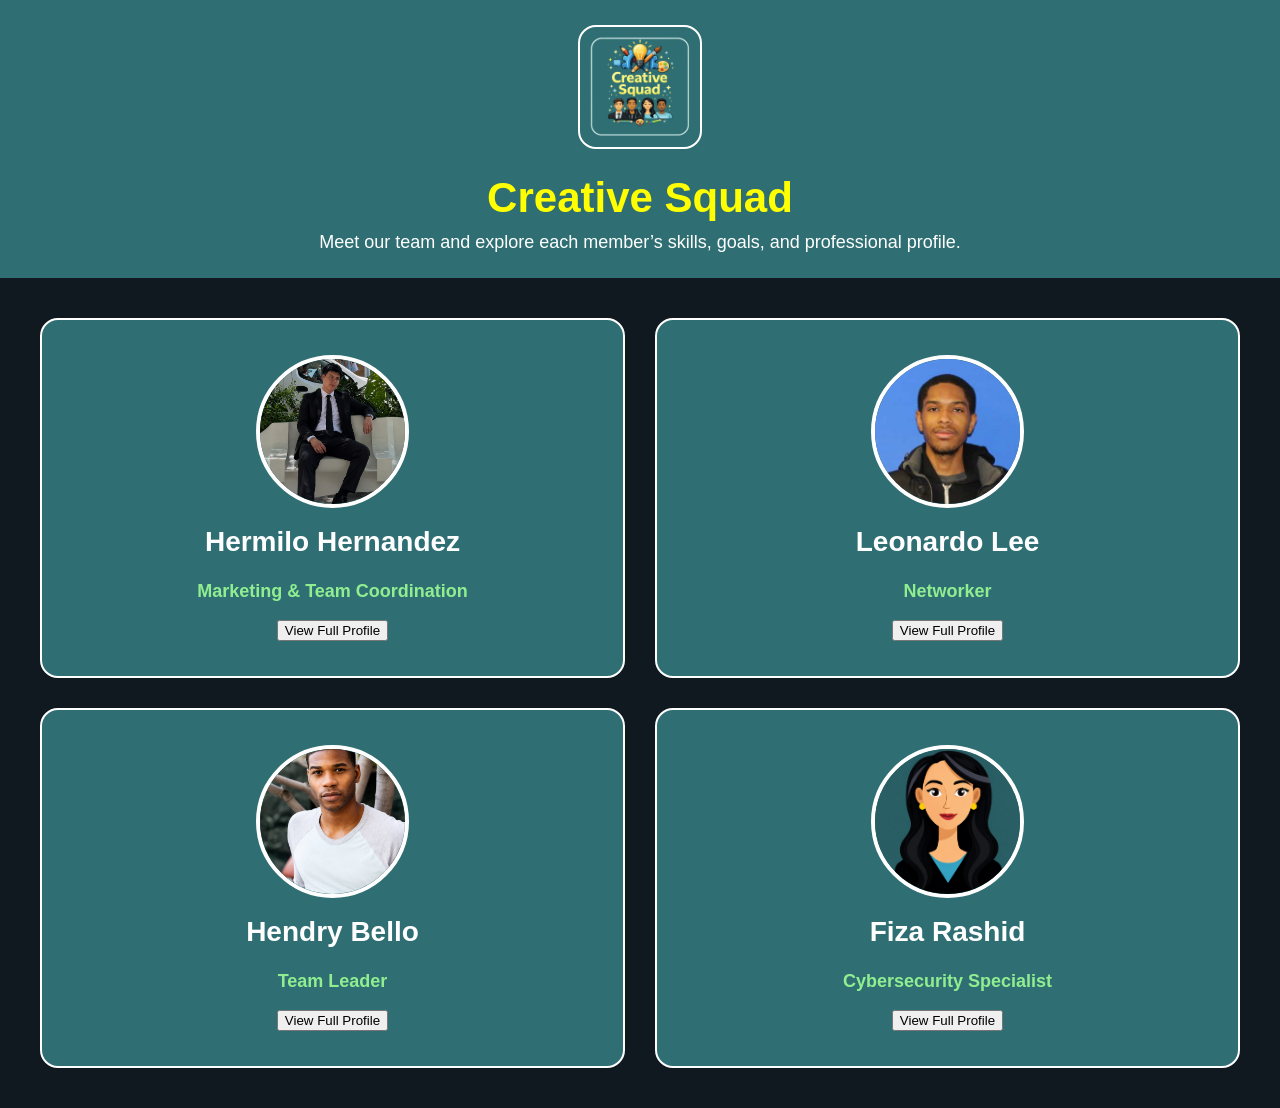
<file: index.html>
<html>
<head>
    <title>Creative Squad</title>
    <link rel="stylesheet" href="HomeStyling.css">
</head>

<body>

<header>
    <img src="logo.png" alt="Creative Squad Logo" class="team-logo">
    <h1>Creative Squad</h1>
    <p>Meet our team and explore each member’s skills, goals, and professional profile.</p>
</header>
    
<main class="team-container">

    <section class="member-card">
        <img src="profile.jpg" alt="Hermilo Profile">
        <h2>Hermilo Hernandez</h2>
        <p>Marketing & Team Coordination</p>
        <input type="button" value="View Full Profile" id="hermiloBtn">
    </section>

    <section class="member-card">
        <img src="lee.jpg" alt="Leonardo Profile">
        <h2>Leonardo Lee</h2>
        <p>Networker</p>
        <input type="button" value="View Full Profile" id="leeBtn">
    </section>

    <section class="member-card">
        <img src="Hendry.jpg" alt="Hendry Profile">
        <h2>Hendry Bello</h2>
        <p>Team Leader</p>
       <input type="button" value="View Full Profile" id="hendryBtn">
    </section>

    <section class="member-card">
        <img src="fiza.jpg" alt="Fiza Profile">
        <h2>Fiza Rashid</h2>
        <p>Cybersecurity Specialist</p>
        <input type="button" value="View Full Profile" id="fizaBtn">
    </section>

   
</main>
    
<script src="script.js"></script>
    
</body>
</html>
</file>
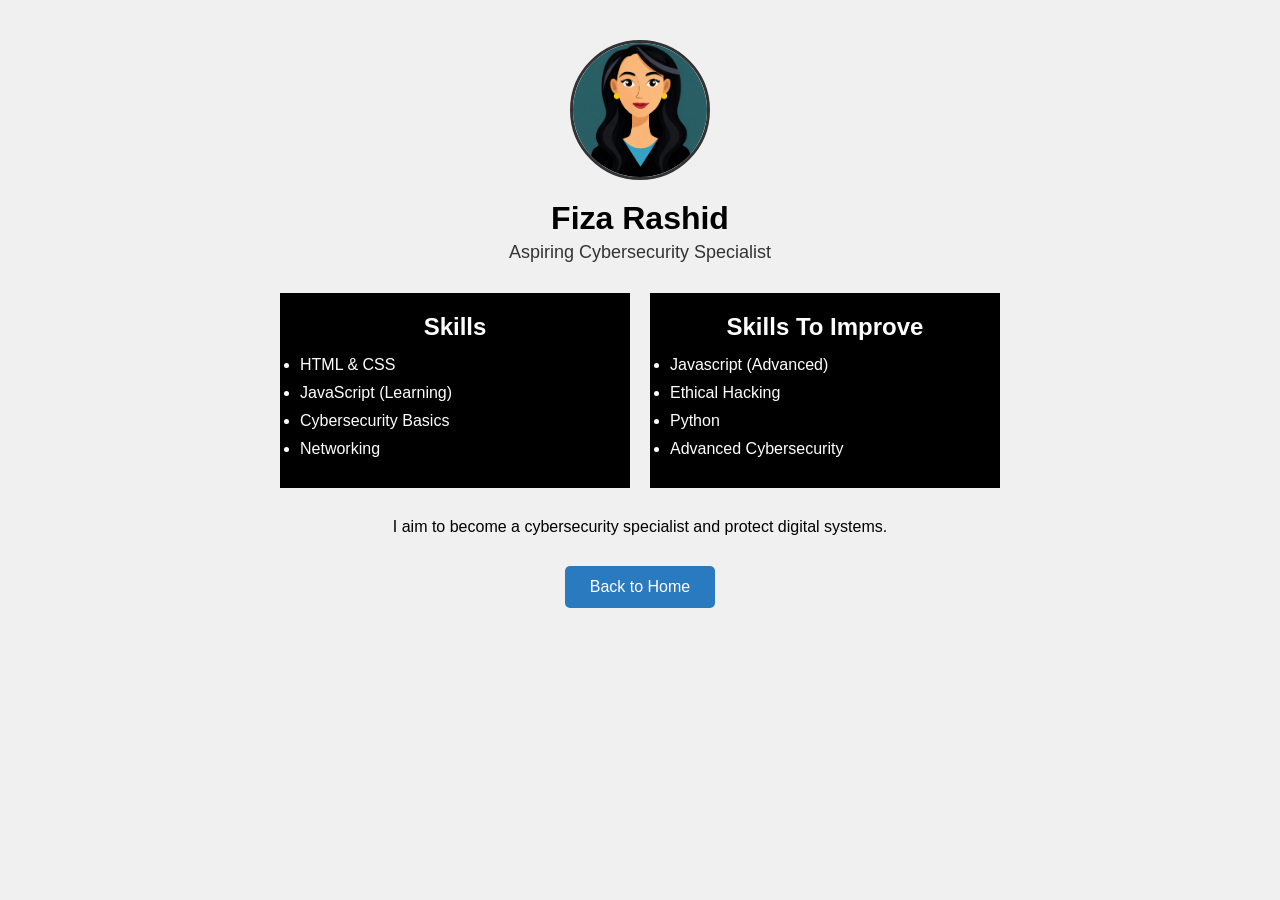
<file: Fizarashid.html>
<html>
<head>
<title>Fiza Rashid Profile</title>

<style>
*{
    margin:0;
    padding:0;
    box-sizing:border-box;
}

body{
    font-family: Arial, sans-serif;
    background:#f0f0f0;
    min-height:100vh;
    display:flex;
    justify-content:center;
    padding:40px 20px;
}

.container{
    max-width:900px;
    width:100%;
    text-align:center;
}

.avatar{
    width:140px;
    height:140px;
    border-radius:50%;
    margin:0 auto 20px;
    overflow:hidden;
    border:3px solid #333;
}

.avatar img{
    width:100%;
    height:100%;
    object-fit:cover;
}

h1{
    font-size:32px;
    margin-bottom:5px;
}

.title{
    font-size:18px;
    margin-bottom:30px;
    color:#333;
}

.skills-wrapper{
    display:flex;
    gap:20px;
    justify-content:center;
    flex-wrap:wrap;
    margin-bottom:30px;
}

.skills-card{
    background:#000;
    color:#fff;
    padding:20px;
    width:350px;
    text-align:left;
}

.skills-card h2{
    text-align:center;
    margin-bottom:15px;
}

.skills-card li{
    margin-bottom:10px;
}

.bio{
    margin-bottom:30px;
    font-size:16px;
}

.btn{
    background:#2a7abf;
    color:#fff;
    border:none;
    padding:12px 25px;
    font-size:16px;
    cursor:pointer;
    border-radius:5px;
}

.btn:hover{
    background:#1e5a8e;
}

@media (max-width:700px){
    .skills-wrapper{
        flex-direction:column;
        align-items:center;
    }
}
</style>
</head>

<body>

<div class="container">

    <div class="avatar">
        <img src="fiza.jpg" alt="Profile">
    </div>

    <h1>Fiza Rashid </h1>
    <p class="title">Aspiring Cybersecurity Specialist</p>

    <div class="skills-wrapper">

        <div class="skills-card">
            <h2>Skills</h2>
            <ul>
                <li>HTML & CSS</li>
                <li>JavaScript (Learning)</li>
                <li>Cybersecurity Basics</li>
                <li>Networking</li>
            </ul>
        </div>

        <div class="skills-card">
            <h2>Skills To Improve</h2>
            <ul>
                <li>Javascript (Advanced)</li>
                <li>Ethical Hacking</li>
                <li>Python</li>
                <li>Advanced Cybersecurity</li>
                
            </ul>
        </div>

    </div>

    <p class="bio">
        I aim to become a cybersecurity specialist and protect digital systems.
    </p>

    <button class="btn" onclick="goHome()">Back to Home</button>

</div>

<script>
function goHome(){
    window.location.href = "index.html";
}
</script>

</body>
</html>
</file>
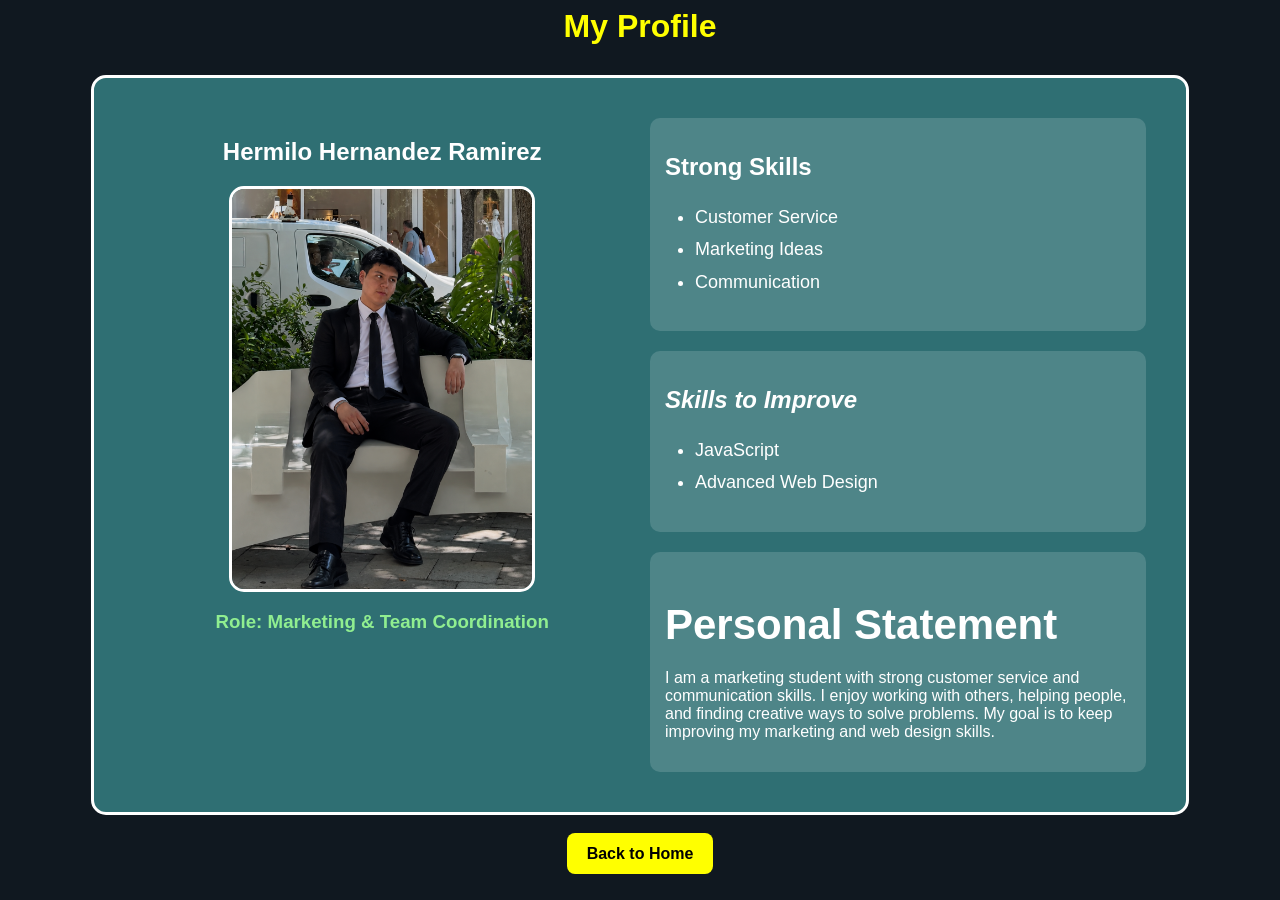
<file: HermiloProfile.html>
<html>
<head>
    <title>Hermilo Profile</title>
    <link rel="stylesheet" href="HermiloStyling.css">
</head>

<body>

<header>
    <div class="title">
        <h1>My Profile</h1>
    </div>
</header>

<main>
    <div id="profile-card">

        <section class="left">
            <h2>Hermilo Hernandez Ramirez</h2>
            <img src="profile.jpg" alt="Hermilo Profile Picture">
            <h3>Role: Marketing & Team Coordination</h3>
        </section>

        <section class="right">
            <h1>Strong Skills</h1>
            <ul>
                <li>Customer Service</li>
                <li>Marketing Ideas</li>
                <li>Communication</li>
            </ul>
        </section>

        <section class="right">
            <h1><i>Skills to Improve</i></h1>
            <ul>
                <li>JavaScript</li>
                <li>Advanced Web Design</li>
            </ul>
        </section>

        <section class="right">
            <h2>Personal Statement</h2>
            <p>
                I am a marketing student with strong customer service and communication skills.
                I enjoy working with others, helping people, and finding creative ways to solve problems.
                My goal is to keep improving my marketing and web design skills.
            </p>
        </section>

    </div>
</main>

<footer>
    <div id="button">
        <a href="index.html">Back to Home</a>
    </div>
</footer>

</body>
</html>
</file>
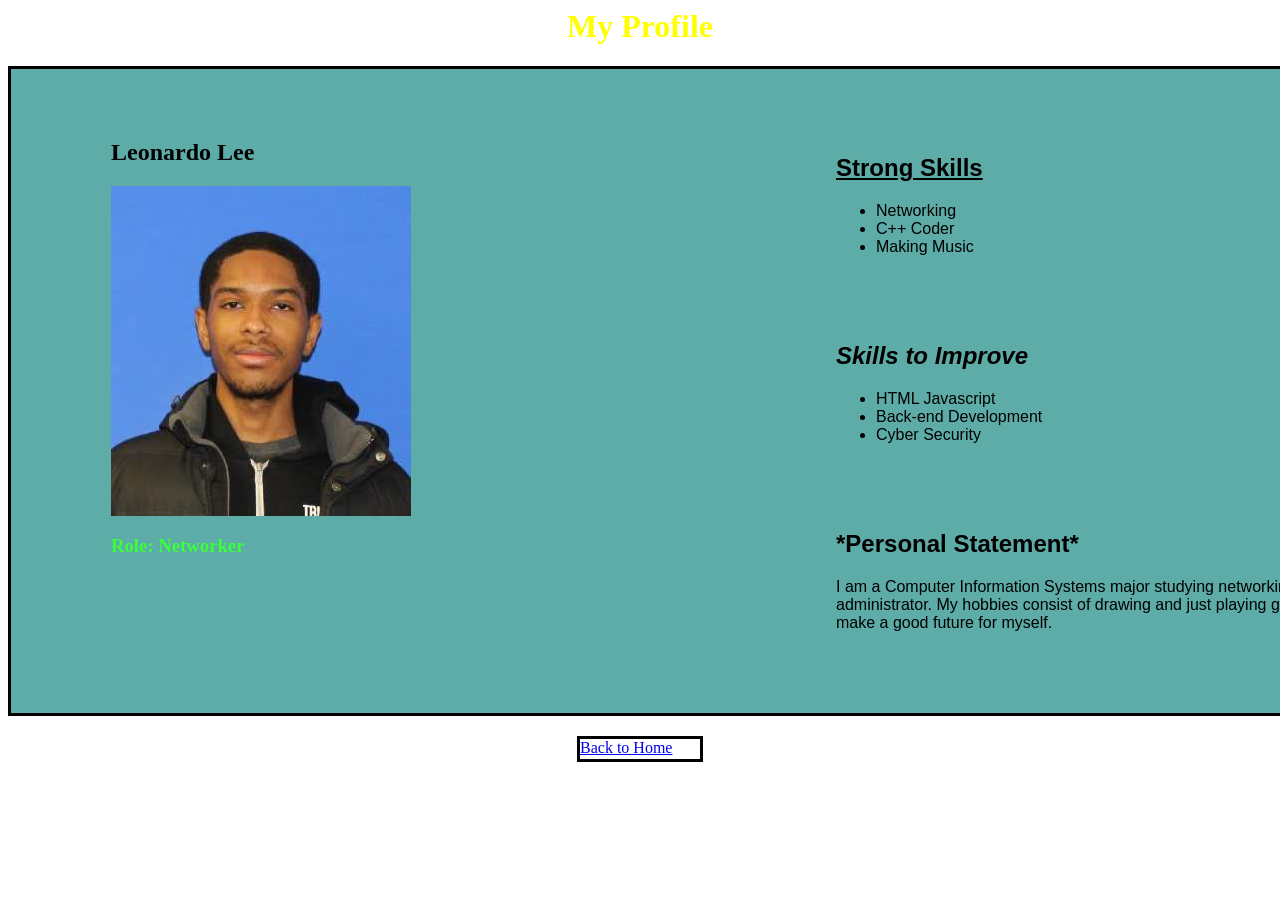
<file: LeeProfile.html>
<html>

<head>
    <title>Project Profile</title>


    <link rel="stylesheet" href="Leestyling.css">
</head>


<body>




<header>

    <div class="title"><h1>My Profile</h1></div>

</header>

<main>
    <div id="fc">
        <section class="left">
            <h2>Leonardo Lee</h2>

             <img src="lee.jpg">

            <h3>Role: Networker</h3>
        </section>

        <section class="right">
            <h1><u>Strong Skills</u></h1>

        <ul>
            <li>Networking</li>
            <li>C++ Coder</li>
            <li>Making Music</li>

        </ul>
        </section>

        <section class="right">
        <h1><i>Skills to Improve</i></h1>
        <ul>
            <li>HTML Javascript</li>
            <li>Back-end Development</li>
            <li>Cyber Security</li>

        </ul>
        </section>

        <section class="right">
        <h2>*Personal Statement*</h2>
        <P>I am a Computer Information Systems major studying networking to become an database administrator. My hobbies consist of drawing and just playing games,
        I am master this field and make a good future for myself.</P>

        </section>
    </div>
</main>

<footer>
    <div id="button">
        <a href="index.html">Back to Home</a>
    </div>
</footer>

</body>




</html>
</file>
<file: HomeStyling.css>
body {
    margin: 0;
    font-family: Arial, sans-serif;
    background-color: #101820;
    color: white;
}

header {
    text-align: center;
    padding: 25px 15px;
    background-color: #2f6f73;
}

.team-logo {
    width: 120px;
    height: auto;
    border-radius: 18px;
    border: 2px solid white;
    margin-bottom: 15px;
}

header h1 {
    color: yellow;
    font-size: 42px;
    margin: 10px 0;
}

header p {
    font-size: 18px;
    margin: 0;
}

.team-container {
    display: grid;
    grid-template-columns: repeat(2, 1fr);
    gap: 30px;
    padding: 40px;
}

.member-card {
    background-color: #2f6f73;
    text-align: center;
    padding: 35px 25px;
    border-radius: 18px;
    border: 2px solid white;
    transition: 0.3s;
}

.member-card:hover {
    transform: scale(1.02);
    box-shadow: 0 4px 15px rgba(255, 255, 255, 0.3);
}

.member-card img {
    width: 145px;
    height: 145px;
    object-fit: cover;
    border-radius: 50%;
    border: 4px solid white;
}

.member-card h2 {
    margin-top: 18px;
    font-size: 28px;
}

.member-card p {
    color: lightgreen;
    font-weight: bold;
    font-size: 18px;
}

.member-card a {
    display: inline-block;
    margin-top: 15px;
    background-color: yellow;
    color: black;
    padding: 12px 18px;
    border-radius: 8px;
    text-decoration: none;
    font-weight: bold;
}

.member-card a:hover {
    background-color: orange;
}

@media screen and (max-width: 800px) {
    .team-container {
        grid-template-columns: 1fr;
        padding: 20px;
    }

    header h1 {
        font-size: 34px;
    }
}
</file>
<file: HermiloStyling.css>
body {
    background-color: #101820;
    font-family: Arial, sans-serif;
    color: white;
}

.title {
    text-align: center;
    color: yellow;
}

#profile-card {
    display: grid;
    grid-template-columns: 1fr 1fr;
    border: 3px solid white;
    width: 80%;
    padding: 40px;
    margin: 30px auto;
    gap: 20px;
    background-color: #2f6f73;
    border-radius: 15px;
}

.left {
    grid-column: 1;
    grid-row: 1 / 4;
    text-align: center;
}

.left img {
    width: 300px;
    height: auto;
    border-radius: 15px;
    border: 3px solid white;
}

.left h3 {
    color: lightgreen;
}

.right {
    grid-column: 2;
    background-color: rgba(255, 255, 255, 0.15);
    padding: 15px;
    border-radius: 10px;
}

.right h2 {
    font-size: 42px;
    margin-bottom: 20px;
    color: white;
    font-weight: bold;
}

.right ul {
    padding-left: 30px;
    font-size: 18px;
    line-height: 1.8;
}

#button {
    text-align: center;
    margin-top: 20px;
}

#button a {
    background-color: yellow;
    color: black;
    padding: 12px 20px;
    text-decoration: none;
    border-radius: 8px;
    font-weight: bold;
}

#button a:hover {
    background-color: orange;
}

@media screen and (max-width: 800px) {
    #profile-card {
        grid-template-columns: 1fr;
        width: 90%;
    }

    .left, .right {
        grid-column: 1;
    }
}
</file>
<file: Leestyling.css>
body{
    background-image: url(https://www.shutterstock.com/image-vector/abstract-ai-circuit-board-background-600nw-2471339475.jpg);
}

#fc{
    display: grid;
    grid-template-columns: 1fr 1fr;
    border: 3px solid;
    width: 1500px;
    padding: 50px 50px;
    margin: 0px auto;
    gap: 20px;
    background-color: rgb(93, 172, 168);
}

.left{
    grid-column: 1;
    margin-left: 50px; 
    grid-row: 1/4;
}
.left h3{
    color:rgb(58, 255, 58);
}

.right{
    grid-column: 2;
    padding: 15px;
    font-family:'Franklin Gothic Medium', 'Arial Narrow', Arial, sans-serif;
}

.title{
    text-align: center;
    color: yellow;
}

#button{
    grid-column: 2;
    margin: 20px auto;
    width: 120px;
    height: 20px;
    align-items: center;
    border: 3px solid;
    background-color: white;
}
</file>
